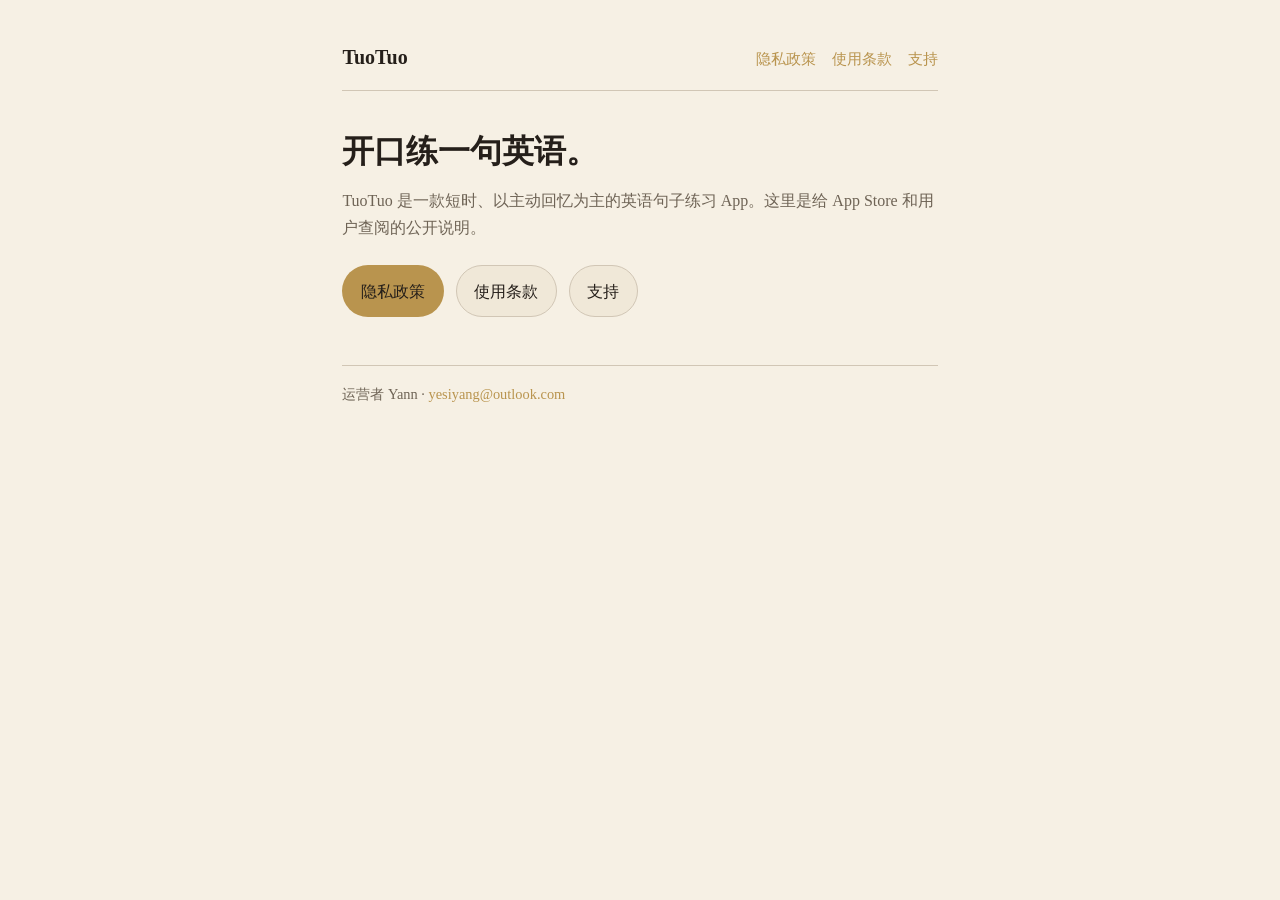
<file: index.html>
<!doctype html>
<html lang="zh-CN">
<head>
  <meta charset="utf-8">
  <meta name="viewport" content="width=device-width, initial-scale=1">
  <title>TuoTuo</title>
  <meta name="description" content="TuoTuo 隐私政策、使用条款与支持。">
  <link rel="stylesheet" href="./assets/styles.css">
</head>
<body>
  <div class="wrap">
    <header>
      <a class="brand" href="./">TuoTuo</a>
      <nav>
        <a href="./privacy/">隐私政策</a>
        <a href="./terms/">使用条款</a>
        <a href="./support/">支持</a>
      </nav>
    </header>
    <main>
      <h1>开口练一句英语。</h1>
      <p>TuoTuo 是一款短时、以主动回忆为主的英语句子练习 App。这里是给 App Store 和用户查阅的公开说明。</p>
      <div class="actions">
        <a class="button primary" href="./privacy/">隐私政策</a>
        <a class="button" href="./terms/">使用条款</a>
        <a class="button" href="./support/">支持</a>
      </div>
    </main>
    <footer>
      运营者 Yann · <a href="mailto:yesiyang@outlook.com">yesiyang@outlook.com</a>
    </footer>
  </div>
</body>
</html>
</file>
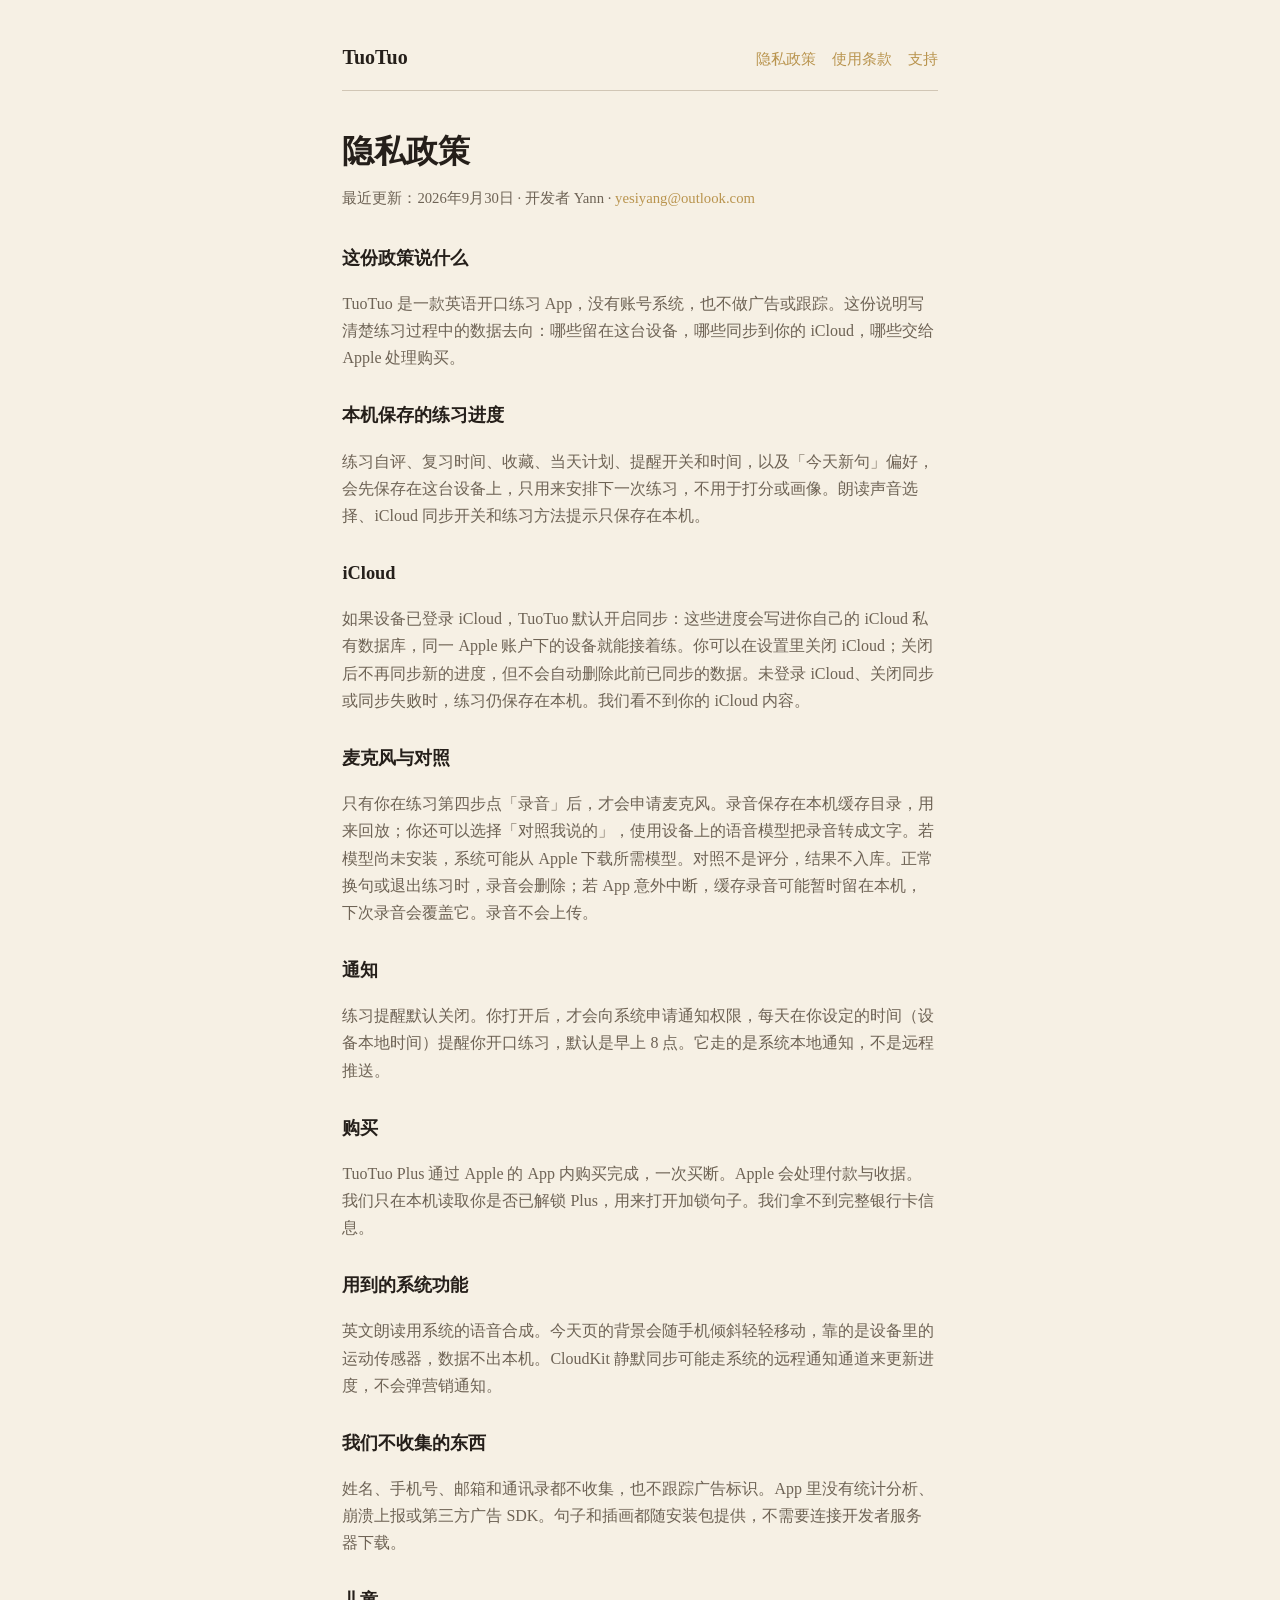
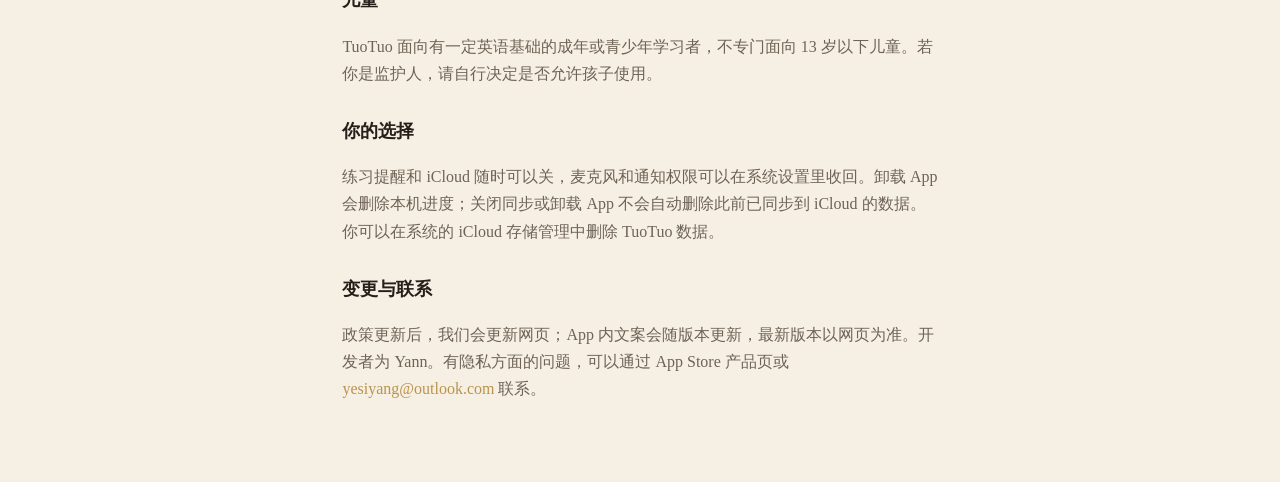
<file: privacy/index.html>
<!doctype html>
<html lang="zh-CN">
<head>
  <meta charset="utf-8">
  <meta name="viewport" content="width=device-width, initial-scale=1">
  <title>TuoTuo 隐私政策</title>
  <meta name="description" content="TuoTuo 如何保存练习进度、处理录音与 iCloud 同步。">
  <link rel="stylesheet" href="../assets/styles.css">
</head>
<body>
  <div class="wrap">
    <header>
      <a class="brand" href="../">TuoTuo</a>
      <nav>
        <a href="./" aria-current="page">隐私政策</a>
        <a href="../terms/">使用条款</a>
        <a href="../support/">支持</a>
      </nav>
    </header>
    <main>
      <h1>隐私政策</h1>
      <p class="meta">最近更新：2026年9月30日 · 开发者 Yann · <a href="mailto:yesiyang@outlook.com">yesiyang@outlook.com</a></p>

      <h2>这份政策说什么</h2>
      <p>TuoTuo 是一款英语开口练习 App，没有账号系统，也不做广告或跟踪。这份说明写清楚练习过程中的数据去向：哪些留在这台设备，哪些同步到你的 iCloud，哪些交给 Apple 处理购买。</p>

      <h2>本机保存的练习进度</h2>
      <p>练习自评、复习时间、收藏、当天计划、提醒开关和时间，以及「今天新句」偏好，会先保存在这台设备上，只用来安排下一次练习，不用于打分或画像。朗读声音选择、iCloud 同步开关和练习方法提示只保存在本机。</p>

      <h2>iCloud</h2>
      <p>如果设备已登录 iCloud，TuoTuo 默认开启同步：这些进度会写进你自己的 iCloud 私有数据库，同一 Apple 账户下的设备就能接着练。你可以在设置里关闭 iCloud；关闭后不再同步新的进度，但不会自动删除此前已同步的数据。未登录 iCloud、关闭同步或同步失败时，练习仍保存在本机。我们看不到你的 iCloud 内容。</p>

      <h2>麦克风与对照</h2>
      <p>只有你在练习第四步点「录音」后，才会申请麦克风。录音保存在本机缓存目录，用来回放；你还可以选择「对照我说的」，使用设备上的语音模型把录音转成文字。若模型尚未安装，系统可能从 Apple 下载所需模型。对照不是评分，结果不入库。正常换句或退出练习时，录音会删除；若 App 意外中断，缓存录音可能暂时留在本机，下次录音会覆盖它。录音不会上传。</p>

      <h2>通知</h2>
      <p>练习提醒默认关闭。你打开后，才会向系统申请通知权限，每天在你设定的时间（设备本地时间）提醒你开口练习，默认是早上 8 点。它走的是系统本地通知，不是远程推送。</p>

      <h2>购买</h2>
      <p>TuoTuo Plus 通过 Apple 的 App 内购买完成，一次买断。Apple 会处理付款与收据。我们只在本机读取你是否已解锁 Plus，用来打开加锁句子。我们拿不到完整银行卡信息。</p>

      <h2>用到的系统功能</h2>
      <p>英文朗读用系统的语音合成。今天页的背景会随手机倾斜轻轻移动，靠的是设备里的运动传感器，数据不出本机。CloudKit 静默同步可能走系统的远程通知通道来更新进度，不会弹营销通知。</p>

      <h2>我们不收集的东西</h2>
      <p>姓名、手机号、邮箱和通讯录都不收集，也不跟踪广告标识。App 里没有统计分析、崩溃上报或第三方广告 SDK。句子和插画都随安装包提供，不需要连接开发者服务器下载。</p>

      <h2>儿童</h2>
      <p>TuoTuo 面向有一定英语基础的成年或青少年学习者，不专门面向 13 岁以下儿童。若你是监护人，请自行决定是否允许孩子使用。</p>

      <h2>你的选择</h2>
      <p>练习提醒和 iCloud 随时可以关，麦克风和通知权限可以在系统设置里收回。卸载 App 会删除本机进度；关闭同步或卸载 App 不会自动删除此前已同步到 iCloud 的数据。你可以在系统的 iCloud 存储管理中删除 TuoTuo 数据。</p>

      <h2>变更与联系</h2>
      <p>政策更新后，我们会更新网页；App 内文案会随版本更新，最新版本以网页为准。开发者为 Yann。有隐私方面的问题，可以通过 App Store 产品页或 <a href="mailto:yesiyang@outlook.com">yesiyang@outlook.com</a> 联系。</p>
    </main>
  </div>
</body>
</html>
</file>
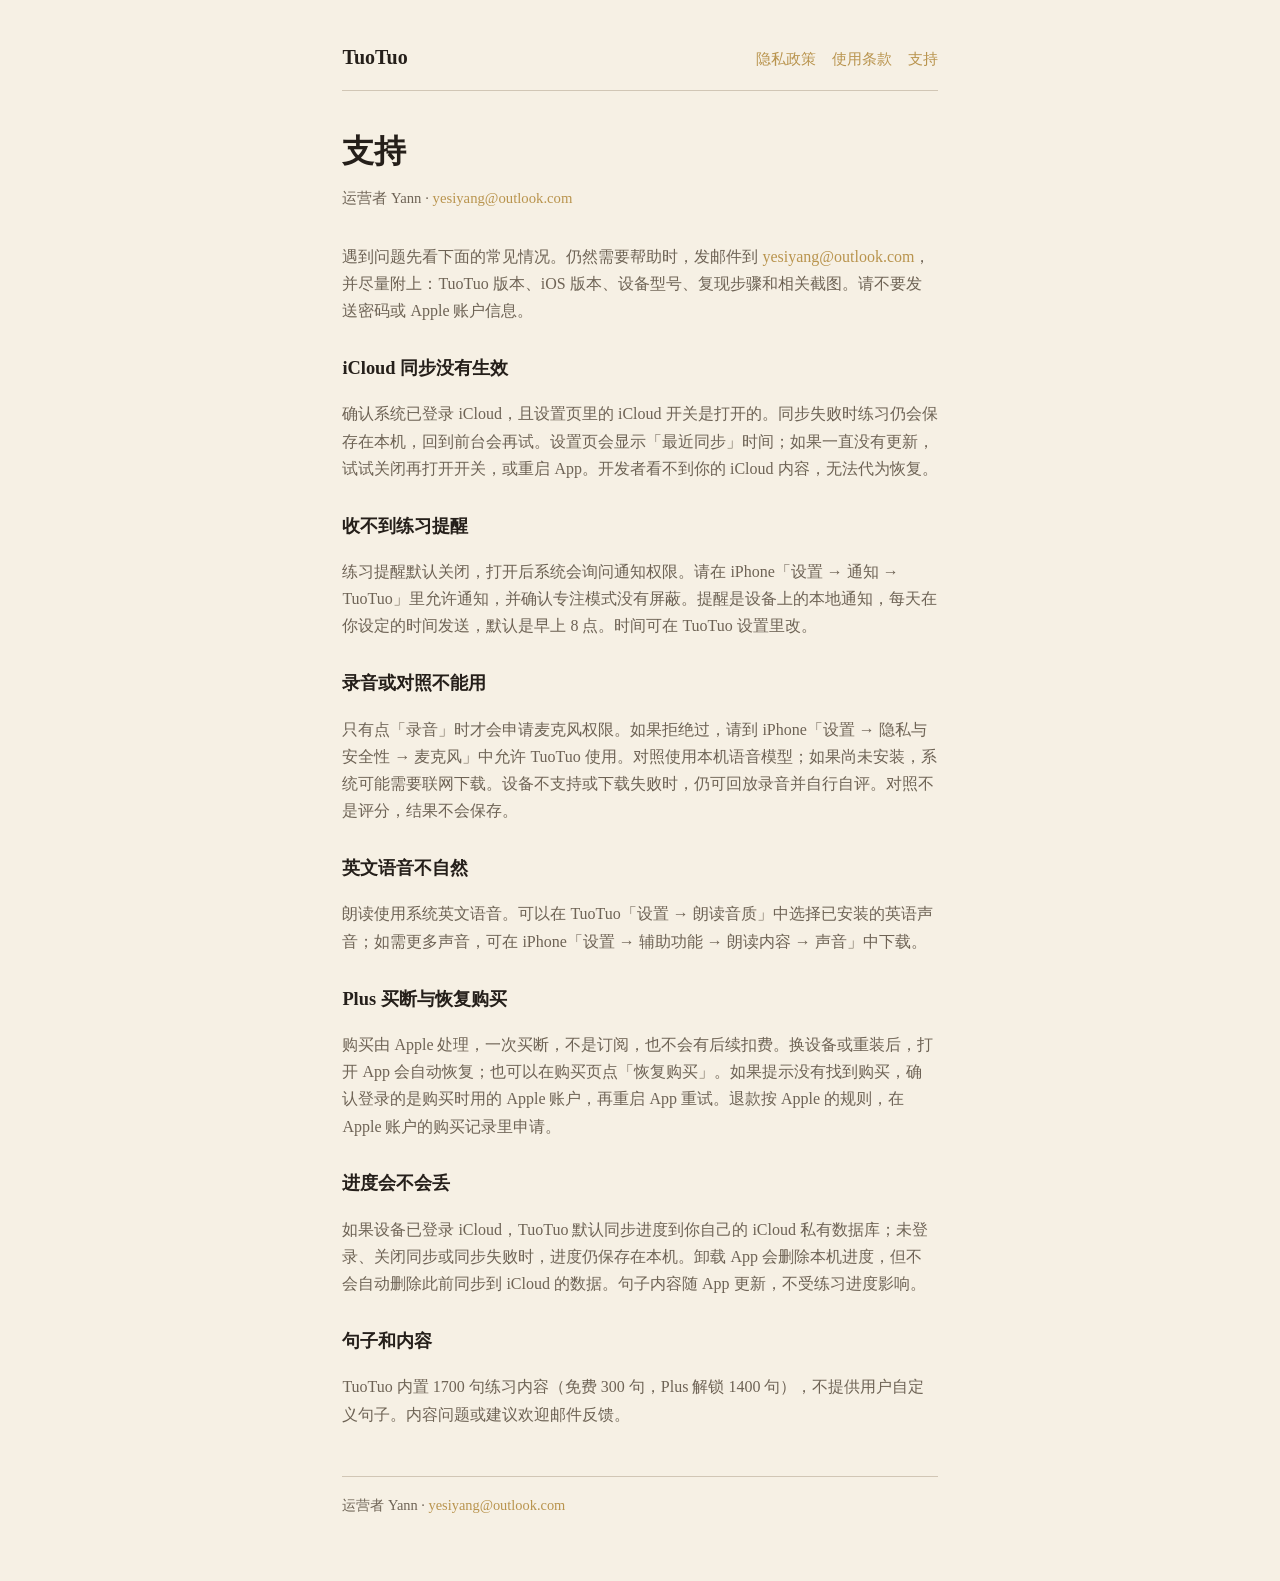
<file: support/index.html>
<!doctype html>
<html lang="zh-CN">
<head>
  <meta charset="utf-8">
  <meta name="viewport" content="width=device-width, initial-scale=1">
  <title>TuoTuo 支持</title>
  <meta name="description" content="TuoTuo 使用帮助与联系支持。">
  <link rel="stylesheet" href="../assets/styles.css">
</head>
<body>
  <div class="wrap">
    <header>
      <a class="brand" href="../">TuoTuo</a>
      <nav>
        <a href="../privacy/">隐私政策</a>
        <a href="../terms/">使用条款</a>
        <a href="./" aria-current="page">支持</a>
      </nav>
    </header>
    <main>
      <h1>支持</h1>
      <p class="meta">运营者 Yann · <a href="mailto:yesiyang@outlook.com">yesiyang@outlook.com</a></p>

      <p>遇到问题先看下面的常见情况。仍然需要帮助时，发邮件到 <a href="mailto:yesiyang@outlook.com">yesiyang@outlook.com</a>，并尽量附上：TuoTuo 版本、iOS 版本、设备型号、复现步骤和相关截图。请不要发送密码或 Apple 账户信息。</p>

      <h2>iCloud 同步没有生效</h2>
      <p>确认系统已登录 iCloud，且设置页里的 iCloud 开关是打开的。同步失败时练习仍会保存在本机，回到前台会再试。设置页会显示「最近同步」时间；如果一直没有更新，试试关闭再打开开关，或重启 App。开发者看不到你的 iCloud 内容，无法代为恢复。</p>

      <h2>收不到练习提醒</h2>
      <p>练习提醒默认关闭，打开后系统会询问通知权限。请在 iPhone「设置 → 通知 → TuoTuo」里允许通知，并确认专注模式没有屏蔽。提醒是设备上的本地通知，每天在你设定的时间发送，默认是早上 8 点。时间可在 TuoTuo 设置里改。</p>

      <h2>录音或对照不能用</h2>
      <p>只有点「录音」时才会申请麦克风权限。如果拒绝过，请到 iPhone「设置 → 隐私与安全性 → 麦克风」中允许 TuoTuo 使用。对照使用本机语音模型；如果尚未安装，系统可能需要联网下载。设备不支持或下载失败时，仍可回放录音并自行自评。对照不是评分，结果不会保存。</p>

      <h2>英文语音不自然</h2>
      <p>朗读使用系统英文语音。可以在 TuoTuo「设置 → 朗读音质」中选择已安装的英语声音；如需更多声音，可在 iPhone「设置 → 辅助功能 → 朗读内容 → 声音」中下载。</p>

      <h2>Plus 买断与恢复购买</h2>
      <p>购买由 Apple 处理，一次买断，不是订阅，也不会有后续扣费。换设备或重装后，打开 App 会自动恢复；也可以在购买页点「恢复购买」。如果提示没有找到购买，确认登录的是购买时用的 Apple 账户，再重启 App 重试。退款按 Apple 的规则，在 Apple 账户的购买记录里申请。</p>

      <h2>进度会不会丢</h2>
      <p>如果设备已登录 iCloud，TuoTuo 默认同步进度到你自己的 iCloud 私有数据库；未登录、关闭同步或同步失败时，进度仍保存在本机。卸载 App 会删除本机进度，但不会自动删除此前同步到 iCloud 的数据。句子内容随 App 更新，不受练习进度影响。</p>

      <h2>句子和内容</h2>
      <p>TuoTuo 内置 1700 句练习内容（免费 300 句，Plus 解锁 1400 句），不提供用户自定义句子。内容问题或建议欢迎邮件反馈。</p>
    </main>
    <footer>
      运营者 Yann · <a href="mailto:yesiyang@outlook.com">yesiyang@outlook.com</a>
    </footer>
  </div>
</body>
</html>
</file>
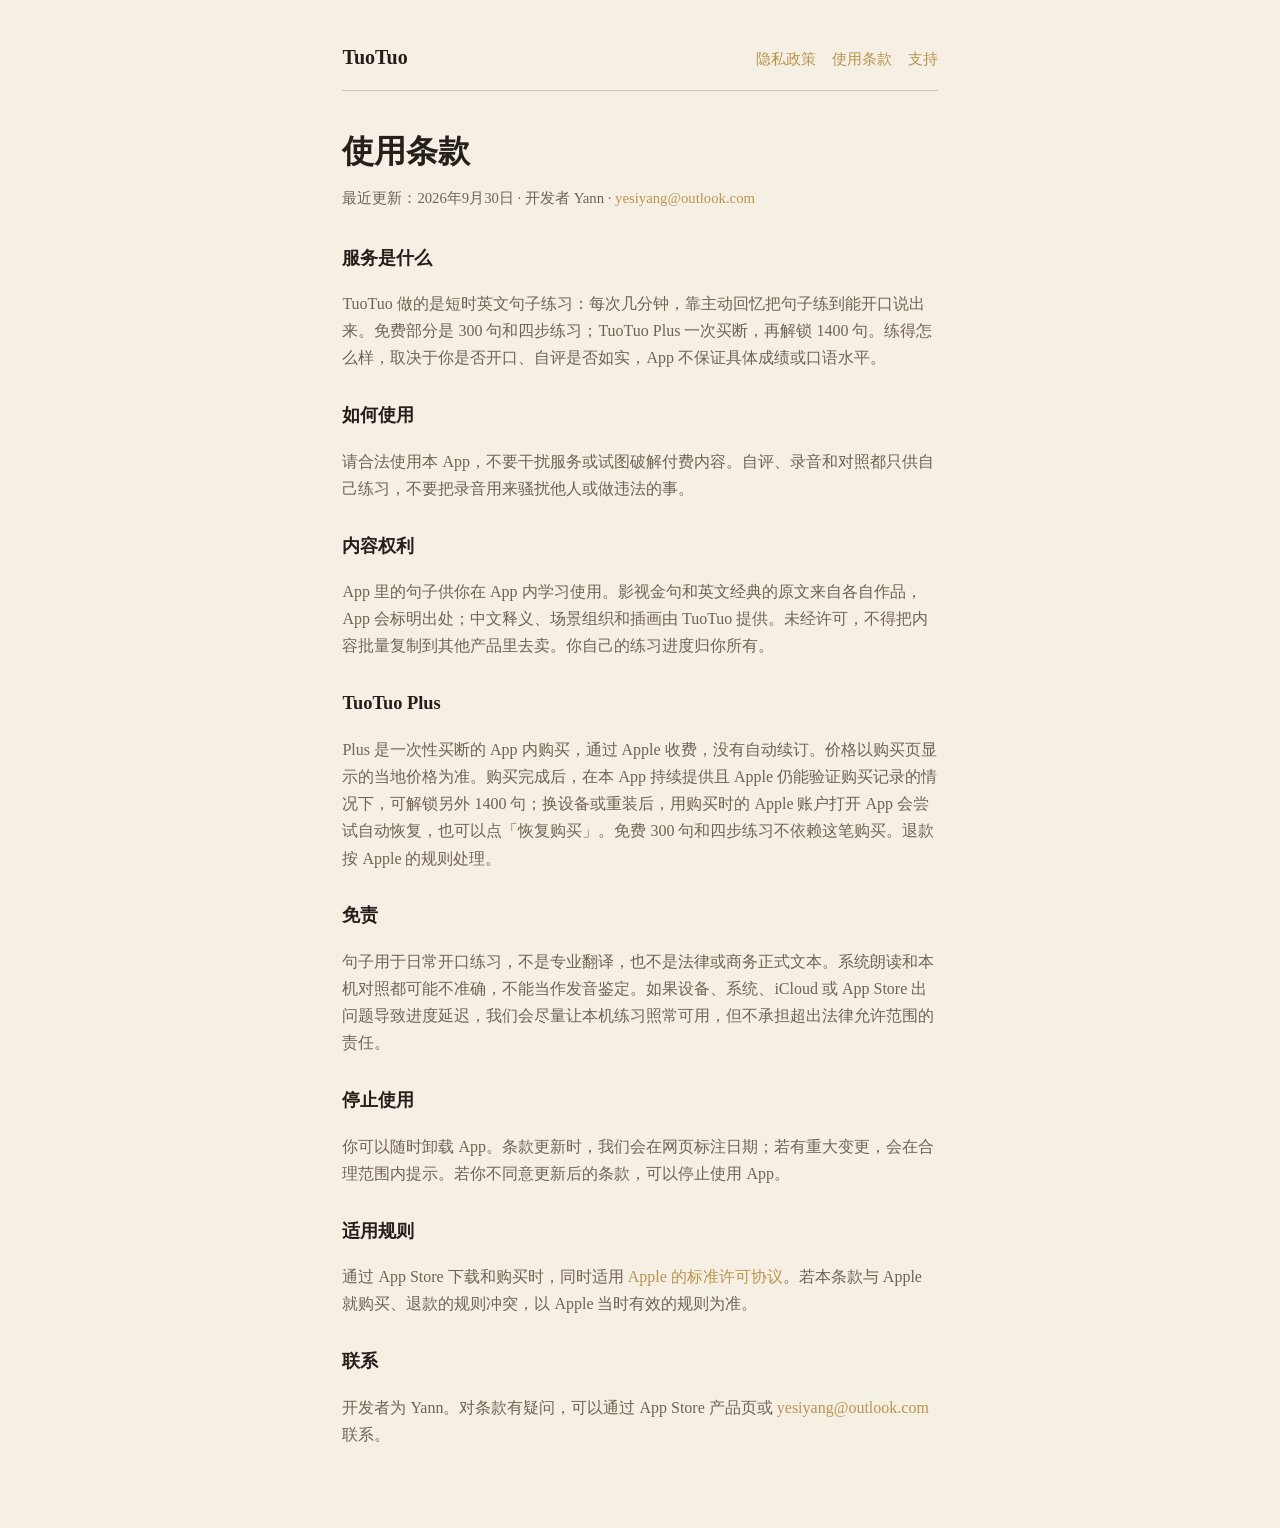
<file: terms/index.html>
<!doctype html>
<html lang="zh-CN">
<head>
  <meta charset="utf-8">
  <meta name="viewport" content="width=device-width, initial-scale=1">
  <title>TuoTuo 使用条款</title>
  <meta name="description" content="TuoTuo 使用条款与 TuoTuo Plus 一次性购买说明。">
  <link rel="stylesheet" href="../assets/styles.css">
</head>
<body>
  <div class="wrap">
    <header>
      <a class="brand" href="../">TuoTuo</a>
      <nav>
        <a href="../privacy/">隐私政策</a>
        <a href="./" aria-current="page">使用条款</a>
        <a href="../support/">支持</a>
      </nav>
    </header>
    <main>
      <h1>使用条款</h1>
      <p class="meta">最近更新：2026年9月30日 · 开发者 Yann · <a href="mailto:yesiyang@outlook.com">yesiyang@outlook.com</a></p>

      <h2>服务是什么</h2>
      <p>TuoTuo 做的是短时英文句子练习：每次几分钟，靠主动回忆把句子练到能开口说出来。免费部分是 300 句和四步练习；TuoTuo Plus 一次买断，再解锁 1400 句。练得怎么样，取决于你是否开口、自评是否如实，App 不保证具体成绩或口语水平。</p>

      <h2>如何使用</h2>
      <p>请合法使用本 App，不要干扰服务或试图破解付费内容。自评、录音和对照都只供自己练习，不要把录音用来骚扰他人或做违法的事。</p>

      <h2>内容权利</h2>
      <p>App 里的句子供你在 App 内学习使用。影视金句和英文经典的原文来自各自作品，App 会标明出处；中文释义、场景组织和插画由 TuoTuo 提供。未经许可，不得把内容批量复制到其他产品里去卖。你自己的练习进度归你所有。</p>

      <h2>TuoTuo Plus</h2>
      <p>Plus 是一次性买断的 App 内购买，通过 Apple 收费，没有自动续订。价格以购买页显示的当地价格为准。购买完成后，在本 App 持续提供且 Apple 仍能验证购买记录的情况下，可解锁另外 1400 句；换设备或重装后，用购买时的 Apple 账户打开 App 会尝试自动恢复，也可以点「恢复购买」。免费 300 句和四步练习不依赖这笔购买。退款按 Apple 的规则处理。</p>

      <h2>免责</h2>
      <p>句子用于日常开口练习，不是专业翻译，也不是法律或商务正式文本。系统朗读和本机对照都可能不准确，不能当作发音鉴定。如果设备、系统、iCloud 或 App Store 出问题导致进度延迟，我们会尽量让本机练习照常可用，但不承担超出法律允许范围的责任。</p>

      <h2>停止使用</h2>
      <p>你可以随时卸载 App。条款更新时，我们会在网页标注日期；若有重大变更，会在合理范围内提示。若你不同意更新后的条款，可以停止使用 App。</p>

      <h2>适用规则</h2>
      <p>通过 App Store 下载和购买时，同时适用 <a href="https://www.apple.com/legal/internet-services/itunes/dev/stdeula/">Apple 的标准许可协议</a>。若本条款与 Apple 就购买、退款的规则冲突，以 Apple 当时有效的规则为准。</p>

      <h2>联系</h2>
      <p>开发者为 Yann。对条款有疑问，可以通过 App Store 产品页或 <a href="mailto:yesiyang@outlook.com">yesiyang@outlook.com</a> 联系。</p>
    </main>
  </div>
</body>
</html>
</file>
<file: assets/styles.css>
:root {
  --paper: #f6f0e4;
  --paper-deep: #f0e8d8;
  --ink: #251f1a;
  --ink-soft: #6e6355;
  --gold: #b9944e;
  --hairline: #d1c6b5;
}

* { box-sizing: border-box; }

html, body {
  margin: 0;
  padding: 0;
  background: var(--paper);
  color: var(--ink);
  font-family: "Songti SC", "Source Han Serif SC", "Noto Serif SC", "Times New Roman", serif;
  line-height: 1.7;
}

body {
  min-height: 100vh;
}

a {
  color: var(--gold);
  text-decoration: none;
}

a:hover { text-decoration: underline; }

.wrap {
  max-width: 40rem;
  margin: 0 auto;
  padding: 2.5rem 1.4rem 4rem;
}

header {
  display: flex;
  justify-content: space-between;
  align-items: baseline;
  gap: 1rem;
  margin-bottom: 2.5rem;
  padding-bottom: 1rem;
  border-bottom: 1px solid var(--hairline);
}

.brand {
  font-size: 1.25rem;
  color: var(--ink);
  font-weight: 600;
}

nav {
  display: flex;
  gap: 1rem;
  font-size: 0.95rem;
}

h1 {
  font-size: 2rem;
  font-weight: 600;
  line-height: 1.25;
  margin: 0 0 0.5rem;
}

.meta {
  color: var(--ink-soft);
  font-size: 0.92rem;
  margin-bottom: 2rem;
}

h2 {
  font-size: 1.15rem;
  margin: 1.8rem 0 0.5rem;
}

p, li {
  color: var(--ink-soft);
}

ul {
  padding-left: 1.2rem;
}

.actions {
  display: flex;
  gap: 0.75rem;
  flex-wrap: wrap;
  margin-top: 1.5rem;
}

.button {
  display: inline-block;
  padding: 0.7rem 1.1rem;
  border-radius: 999px;
  background: var(--paper-deep);
  color: var(--ink);
  border: 1px solid var(--hairline);
}

.button.primary {
  background: var(--gold);
  color: #251f1a;
  border-color: transparent;
}

.button:hover { text-decoration: none; }

footer {
  margin-top: 3rem;
  padding-top: 1rem;
  border-top: 1px solid var(--hairline);
  color: var(--ink-soft);
  font-size: 0.9rem;
}
</file>
